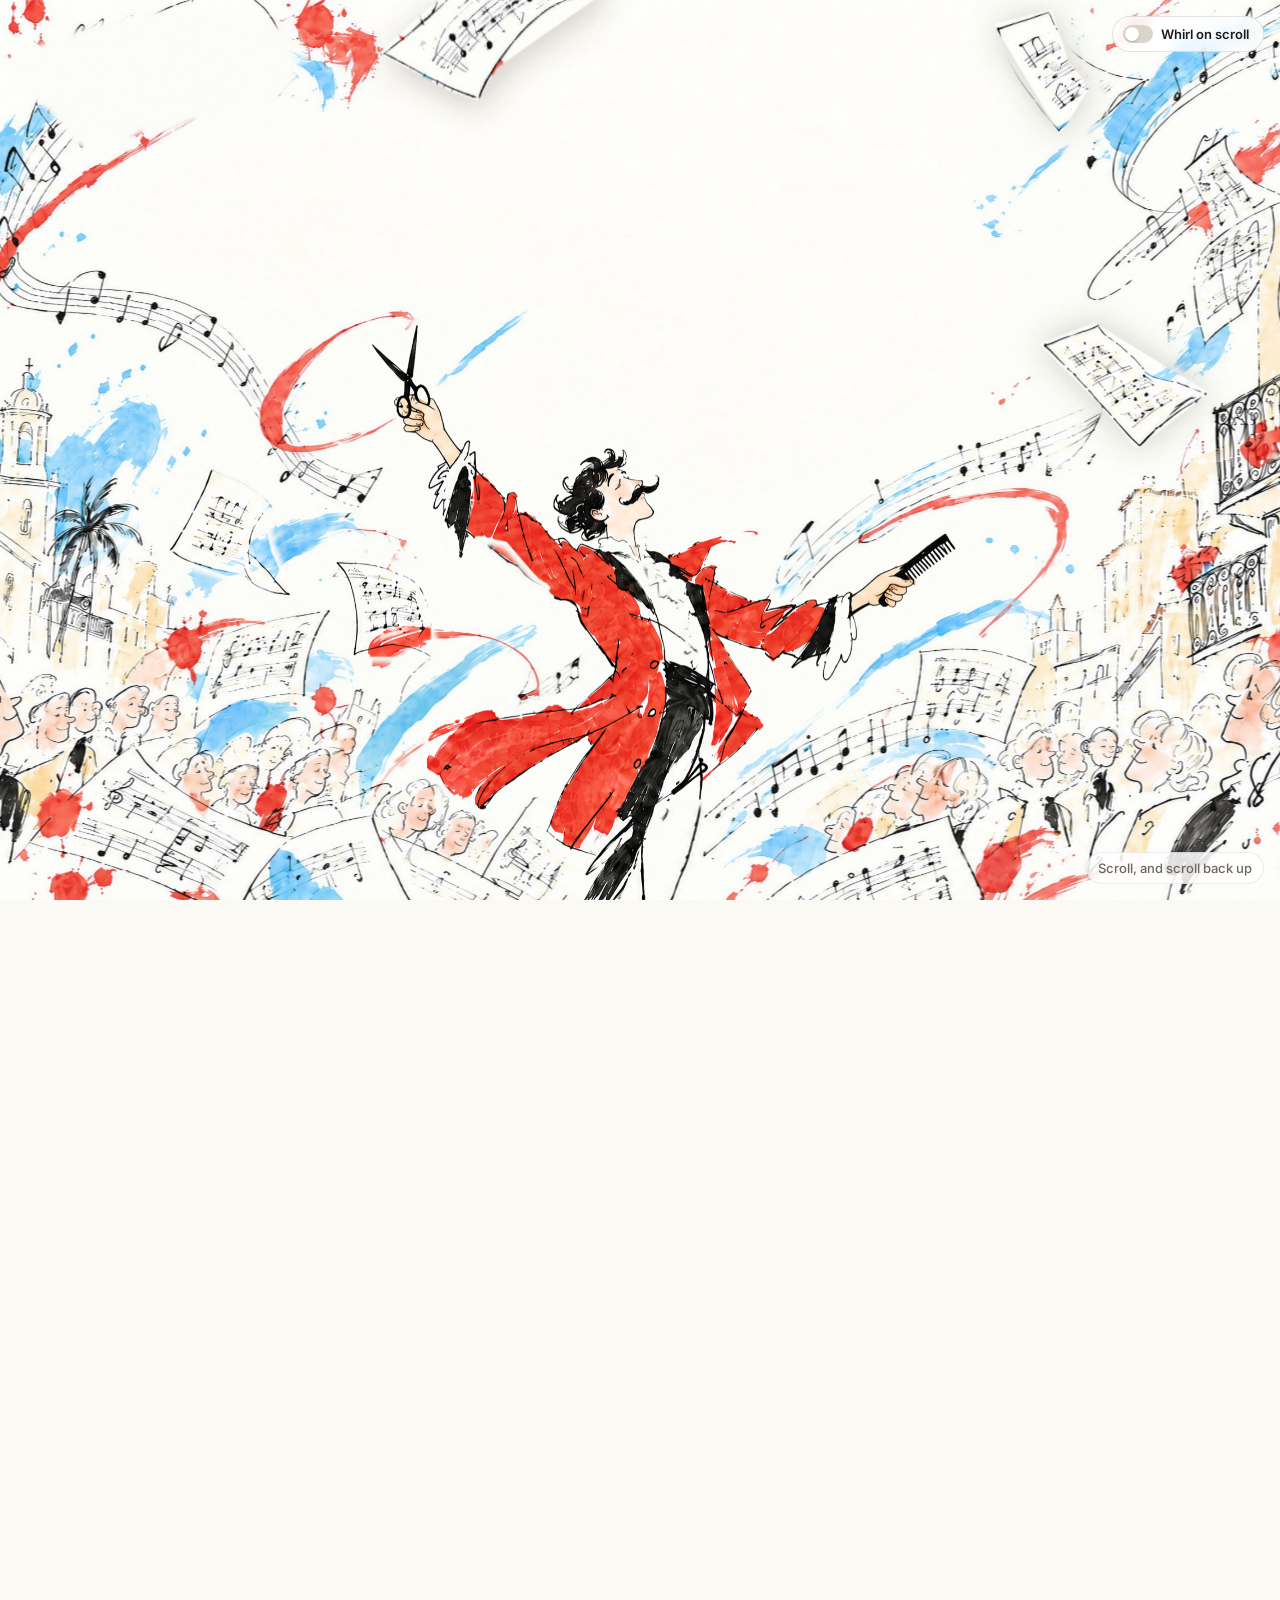
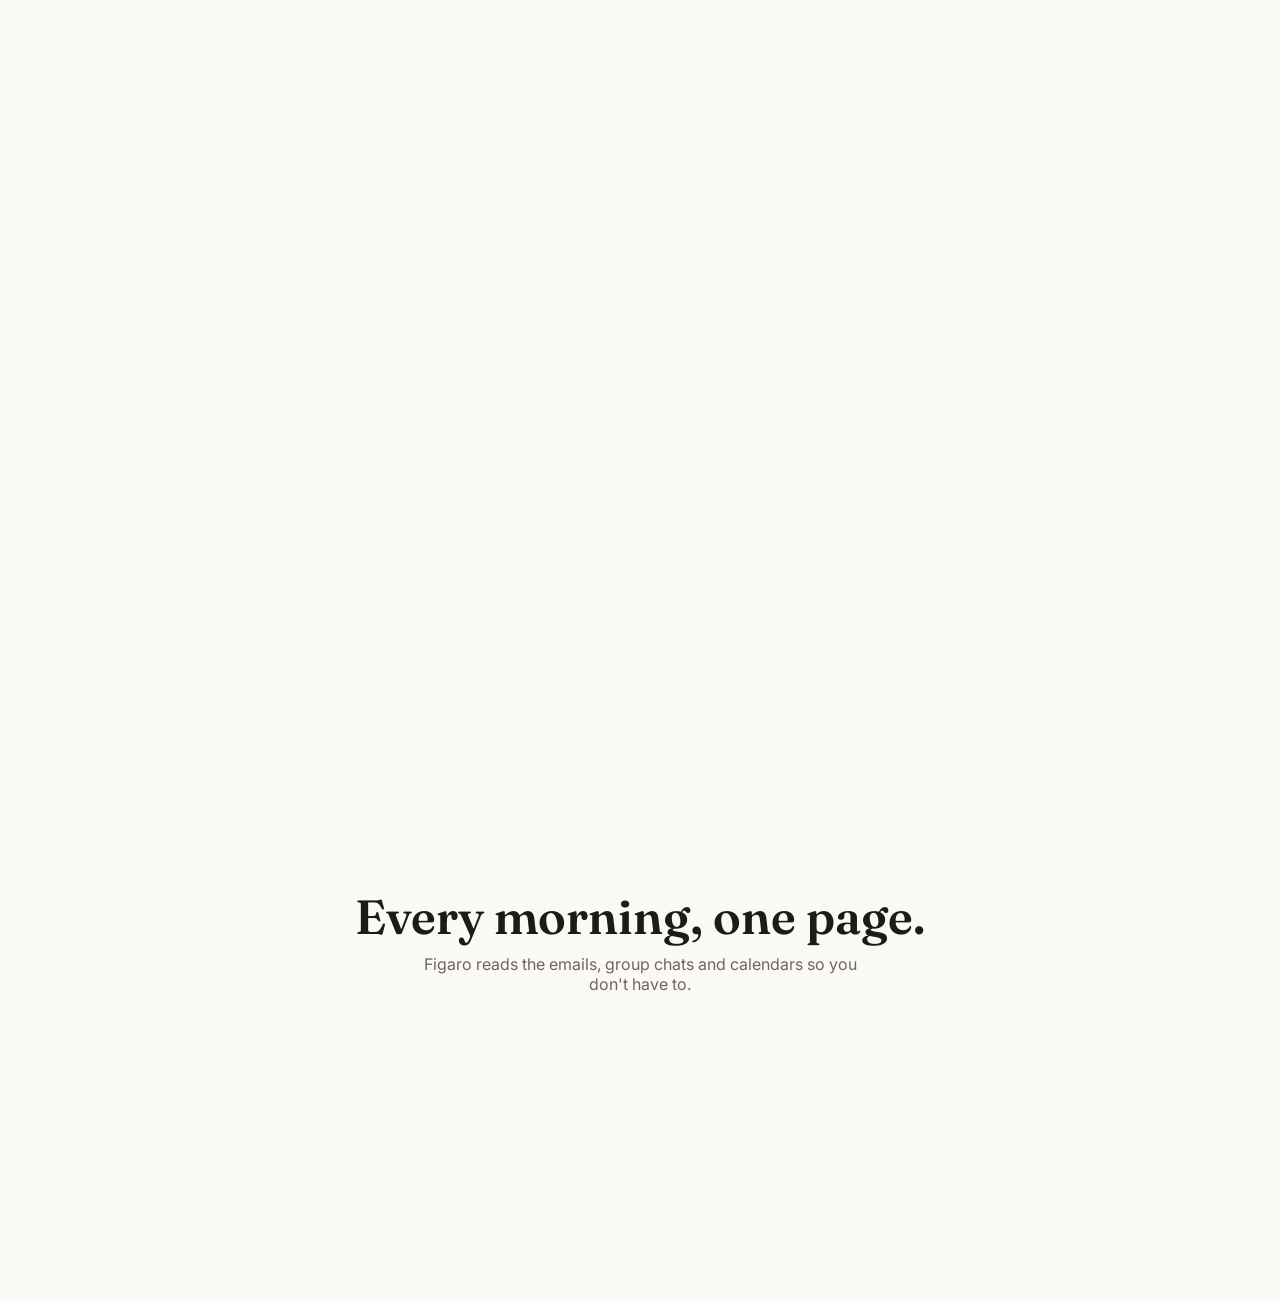
<file: music/index.html>
<!doctype html>
<html lang="en">
<head>
<meta charset="utf-8">
<meta name="viewport" content="width=device-width, initial-scale=1">
<base href="/music/">
<title>Figaro</title>
<meta name="robots" content="noindex">
<link rel="stylesheet" href="shared/shared.css">
<style>
  .scroller { height: 420vh; position: relative; }
  .hero { position: sticky; top: 0; }
  .plate, #gl { will-change: opacity, filter; }
  #gl, .notes { position: absolute; inset: 0; width: 100%; height: 100%; display: block; pointer-events: none; }
  #gl, .notes { visibility: hidden; }
  .whirling #gl, .whirling .notes { visibility: visible; }
  .whirling .plate { visibility: hidden; }
  #front { z-index: 5; }
  .figure { will-change: transform; }
  .fly { position: fixed; z-index: 15; left: 0; top: 0; will-change: transform, width, height; pointer-events: none; }
  .fly img { position: absolute; inset: 0; width: 100%; height: 100%; object-fit: contain; }
  .fly .brief-card { position: absolute; inset: 0; opacity: 0; display: flex; flex-direction: column; justify-content: center; padding: 8px 14px; }
  .fly .brief-card .what { font-size: 22px; margin: 2px 0; }
  .panel-head { position: fixed; left: 0; top: 0; z-index: 16; opacity: 0; pointer-events: none; }
  .panel-head .day { font: 600 12px Inter, sans-serif; letter-spacing: .1em; text-transform: uppercase; color: var(--muted); }
  .panel-head h2 { font: 600 30px/1.1 Fraunces, Georgia, serif; margin: 4px 0 0; }
  .after { min-height: 80vh; display: grid; place-items: center; text-align: center; padding: 64px 16px; }
  .after h2 { font: 600 clamp(28px, 4vw, 48px) Fraunces, Georgia, serif; margin: 0 0 8px; }
  .after p { color: var(--muted); max-width: 46ch; margin: 0 auto; }
  .progress { position: fixed; z-index: 100; top: 0; left: 0; height: 3px; background: var(--red); width: 0; }
  .whirl-toggle { position: fixed; z-index: 100; top: 16px; right: 16px; display: flex; align-items: center; gap: 8px;
    font: 600 13px Inter, sans-serif; color: var(--ink); cursor: pointer; padding: 8px 14px 8px 10px; border-radius: 999px;
    background: rgba(255,255,255,.85); backdrop-filter: blur(6px); border: 1px solid rgba(0,0,0,.1); }
  .whirl-toggle .dot { width: 30px; height: 18px; border-radius: 999px; background: #d9d4cc; position: relative; transition: background .2s; }
  .whirl-toggle .dot::after { content: ''; position: absolute; top: 2px; left: 2px; width: 14px; height: 14px; border-radius: 50%; background: #fff;
    box-shadow: 0 1px 2px rgba(0,0,0,.2); transition: transform .2s; }
  .whirl-toggle[aria-pressed="true"] .dot { background: var(--red); }
  .whirl-toggle[aria-pressed="true"] .dot::after { transform: translateX(12px); }
</style>
</head>
<body>
<div class="progress" id="bar"></div>
<button class="whirl-toggle" id="toggle" aria-pressed="false"><span class="dot"></span>Whirl on scroll</button>
<div class="scroller" id="scroller">
  <section class="hero" id="hero">
    <canvas id="gl"></canvas>
    <canvas id="back" class="notes"></canvas>
    <div class="stage" id="stage"></div>
    <canvas id="front" class="notes"></canvas>
    <div class="headline" id="headline">
      <h1>Figaro</h1>
      <p>The family briefing that keeps everyone in tune.</p>
    </div>
  </section>
</div>
<section class="after">
  <div>
    <h2>Every morning, one page.</h2>
    <p>Figaro reads the emails, group chats and calendars so you don't have to.</p>
  </div>
</section>
<div class="hint">Scroll, and scroll back up</div>

<script type="module">
import { place, img, SHEETS, BRIEFING, BOX, toScreen, pointer, clamp, lerp, prefersReducedMotion } from './shared/stage.js';
import { createBackground, createNotes } from './shared/whirl.js';

const stage = document.getElementById('stage');
const plate = img('assets/plate.jpg', 'layer plate');
stage.appendChild(plate);
const fig = place(img('assets/figaro.png', 'figure'), 'figaro');
stage.appendChild(fig);
const headline = document.getElementById('headline');
const hero = document.getElementById('hero');
const canvas = document.getElementById('gl');

const head = document.createElement('div');
head.className = 'panel-head';
head.innerHTML = `<div class="day">Thursday · 6:45 am</div><h2>Your family briefing</h2>`;
document.body.appendChild(head);

// The flying sheets live in viewport space so they can leave the stage and become list rows.
const flyers = SHEETS.map((key, i) => {
  const el = document.createElement('div');
  el.className = 'fly';
  const b = BRIEFING[key];
  el.innerHTML = `<img src="assets/${key}.png" alt=""><div class="brief-card"><div class="when">${b.when}</div><div class="what">${b.what}</div><div class="src">${b.src}</div></div>`;
  document.body.appendChild(el);
  const [x0, y0, x1, y1] = BOX[key];
  return { key, i, el, im: el.querySelector('img'), card: el.querySelector('.brief-card'), box: [x0, y0, x1, y1], dir: i % 2 ? 1 : -1 };
});

// ---- whirl toggle: the paint vortex + note streams, loaded the first time it is switched on
const toggle = document.getElementById('toggle');
let whirlOn = false, bg = null, notes = null, loading = null;
async function setWhirl(on) {
  whirlOn = on;
  toggle.setAttribute('aria-pressed', on);
  try { localStorage.setItem('figaro-whirl', on ? '1' : '0'); } catch {}
  if (on && !bg) {
    loading ??= Promise.all([
      createBackground(canvas, { plate: 'assets/plate.jpg', assets: 'assets/', zoom: 1 }),
      Promise.resolve(createNotes(document.getElementById('back'), document.getElementById('front'))),
    ]);
    [bg, notes] = await loading;
  }
  hero.classList.toggle('whirling', whirlOn && !!bg);
}
toggle.addEventListener('click', () => setWhirl(!whirlOn));
let saved = null; try { saved = localStorage.getItem('figaro-whirl'); } catch {}
if (new URLSearchParams(location.search).has('whirl') || saved === '1') setWhirl(true);

const ease = t => t < .5 ? 4 * t * t * t : 1 - (-2 * t + 2) ** 3 / 2;
const seg = (p, a, b) => clamp((p - a) / (b - a), 0, 1);

const scroller = document.getElementById('scroller');
const bar = document.getElementById('bar');
const ptr = pointer();
let prog = 0, lastTwist = 0;

function frame() {
  ptr.update(0.06);
  const max = scroller.offsetHeight - innerHeight;
  const target = clamp(scrollY / max, 0, 1);
  prog += (target - prog) * (prefersReducedMotion ? 1 : 0.12);
  const p = prog;
  bar.style.width = (clamp(scrollY / (document.documentElement.scrollHeight - innerHeight), 0, 1) * 100) + '%';

  const vw = innerWidth, vh = innerHeight, wide = vw > 820;
  // Where the briefing panel ends up
  const panelW = Math.min(400, vw - 32);
  const panelX = wide ? vw * 0.58 : (vw - panelW) / 2;
  const rowH = wide ? 92 : 84, gap = 10;
  const listH = SHEETS.length * (rowH + gap);
  const panelY = wide ? Math.max(90, (vh - listH) / 2 + 30) : vh - listH - 70;

  // Background: the chaos quiets down
  const calm = ease(seg(p, 0.15, 0.7));
  const bgEl = whirlOn && bg ? canvas : plate;
  bgEl.style.opacity = 1 - calm * 0.72;
  bgEl.style.filter = `blur(${calm * 3}px) saturate(${1 - calm * 0.6})`;
  // Figaro steps aside and takes a small bow; mouse adds a bit of life at rest
  const step = ease(seg(p, 0.2, 0.75));
  const fx = (wide ? -14 : 0) * step + ptr.x * 0.6 * (1 - step), fy = (wide ? 4 : -6) * step;
  fig.style.transform = `translate(${fx}%, ${fy}%) rotate(${-4 * step + ptr.x * 1.2 * (1 - step)}deg) scale(${1 - 0.12 * step})`;
  fig.style.opacity = wide ? 1 : 1 - step * 0.6;
  headline.style.opacity = 1 - seg(p, 0.02, 0.18);
  headline.style.transform = `translateY(${-40 * seg(p, 0.02, 0.18)}px)`;

  // Whirl: the paint winds up while the sheets take off; the notes stream, then fade as the briefing lands.
  if (whirlOn && bg) {
    const twist = prefersReducedMotion ? 0 : 3.2 * ease(seg(p, 0.02, 0.5));
    bg.render(0, 0, twist, twist - lastTwist);
    lastTwist = twist;
    const r = stage.getBoundingClientRect();
    const fw = r.width * (BOX.figaro[2] - BOX.figaro[0]) / 3520, fh = r.height * (BOX.figaro[3] - BOX.figaro[1]) / 2352;
    notes.render(stage, p * 16, (1 - ease(seg(p, 0.55, 0.85))) * (wide ? 1 : 1 - step * 0.6), fx / 100 * fw, fy / 100 * fh, true);
  }

  const headIn = ease(seg(p, 0.62, 0.78));
  head.style.opacity = headIn;
  head.style.transform = `translate(${panelX}px, ${panelY - 70 + (1 - headIn) * 20}px)`;

  for (const f of flyers) {
    const [x0, y0, x1, y1] = f.box;
    const a = toScreen(stage, x0, y0), b = toScreen(stage, x1, y1);
    // start: where the sheet sits in the illustration (with a little mouse parallax)
    const par = 12 + f.i * 4;
    const sx = a.x - ptr.x * par, sy = a.y - ptr.y * par, sw = b.x - a.x, sh = b.y - a.y;
    // end: its row in the briefing
    const ex = panelX, ey = panelY + f.i * (rowH + gap), ew = panelW, eh = rowH;

    // staggered flight
    const t = ease(seg(p, 0.12 + f.i * 0.07, 0.48 + f.i * 0.07));
    const arc = Math.sin(Math.PI * t) * (wide ? 140 : 80);
    const x = lerp(sx, ex, t), y = lerp(sy, ey, t) - arc;
    const w = lerp(sw, ew, t), h = lerp(sh, eh, t);
    const spin = Math.sin(Math.PI * t) * 22 * f.dir;
    f.el.style.width = w + 'px';
    f.el.style.height = h + 'px';
    f.el.style.transform = `translate(${x}px, ${y}px) rotate(${spin}deg)`;

    // on landing, the sheet of music turns into a briefing item
    const morph = seg(t, 0.75, 1);
    f.im.style.opacity = 1 - morph;
    f.card.style.opacity = morph;
    f.el.style.filter = t > 0 && t < 1 ? `drop-shadow(0 ${10 * Math.sin(Math.PI * t)}px 16px rgba(40,20,10,.2))` : 'none';
  }
  requestAnimationFrame(frame);
}
requestAnimationFrame(frame);
</script>
</body>
</html>
</file>
<file: music/shared/shared.css>
@import url('https://fonts.googleapis.com/css2?family=Caveat:wght@500;700&family=Fraunces:opsz,wght@9..144,400;9..144,600&family=Inter:wght@400;500;600&display=swap');

:root {
  --paper: #fbf9f4;
  --ink: #1d1b1a;
  --red: #e2402f;
  --blue: #4aa6e8;
  --muted: #6d6660;
}

* { box-sizing: border-box; }
html, body { margin: 0; background: var(--paper); color: var(--ink); font-family: Inter, system-ui, sans-serif; }

.hero { position: relative; height: 100vh; height: 100svh; overflow: hidden; }

/* The stage is always exactly as tall as the viewport; the sides crop (or show paper) with the width. */
.stage {
  position: absolute; left: 50%; top: 50%;
  width: calc(100vh * 3520 / 2352); width: calc(100svh * 3520 / 2352);
  aspect-ratio: 3520 / 2352;
  transform: translate(-50%, -50%);
}
.layer { position: absolute; inset: 0; width: 100%; height: 100%; user-select: none; -webkit-user-drag: none; }

.headline {
  position: absolute; z-index: 20; top: clamp(24px, 9vh, 110px); left: 0; right: 0;
  text-align: center; pointer-events: none; padding: 0 16px;
}
.headline h1 { font-family: Fraunces, Georgia, serif; font-weight: 600; font-size: clamp(40px, 6vw, 88px); margin: 0; letter-spacing: -0.02em; }
.headline p { font-size: clamp(16px, 1.6vw, 21px); color: var(--muted); margin: 10px auto 0; max-width: 34ch; }

.proto-nav {
  position: fixed; z-index: 100; left: 16px; bottom: 16px; display: flex; gap: 6px; flex-wrap: wrap;
  font: 500 13px Inter, sans-serif;
}
.proto-nav a {
  color: var(--ink); text-decoration: none; background: rgba(255,255,255,.85); backdrop-filter: blur(6px);
  border: 1px solid rgba(0,0,0,.08); padding: 7px 11px; border-radius: 999px;
}
.proto-nav a[aria-current] { background: var(--ink); color: #fff; }
.hint {
  position: fixed; z-index: 100; right: 16px; bottom: 16px; font: 500 13px Inter, sans-serif; color: var(--muted);
  background: rgba(255,255,255,.85); padding: 7px 11px; border-radius: 999px; border: 1px solid rgba(0,0,0,.08);
}
@media (max-width: 640px) { .hint { display: none; } }

/* Briefing card used by prototypes 3 and 4 */
.brief-card {
  background: #fffdf8; border-radius: 10px; padding: 14px 16px 12px;
  box-shadow: 0 1px 0 rgba(0,0,0,.04), 0 10px 30px -10px rgba(40,20,10,.35);
  border-top: 4px solid var(--red); text-align: left;
}
.brief-card .when { font: 600 11px Inter, sans-serif; letter-spacing: .08em; text-transform: uppercase; color: var(--red); }
.brief-card .what { font: 700 25px/1.1 Caveat, cursive; margin: 4px 0 6px; color: var(--ink); }
.brief-card .src { font: 400 12px Inter, sans-serif; color: var(--muted); }
</file>
